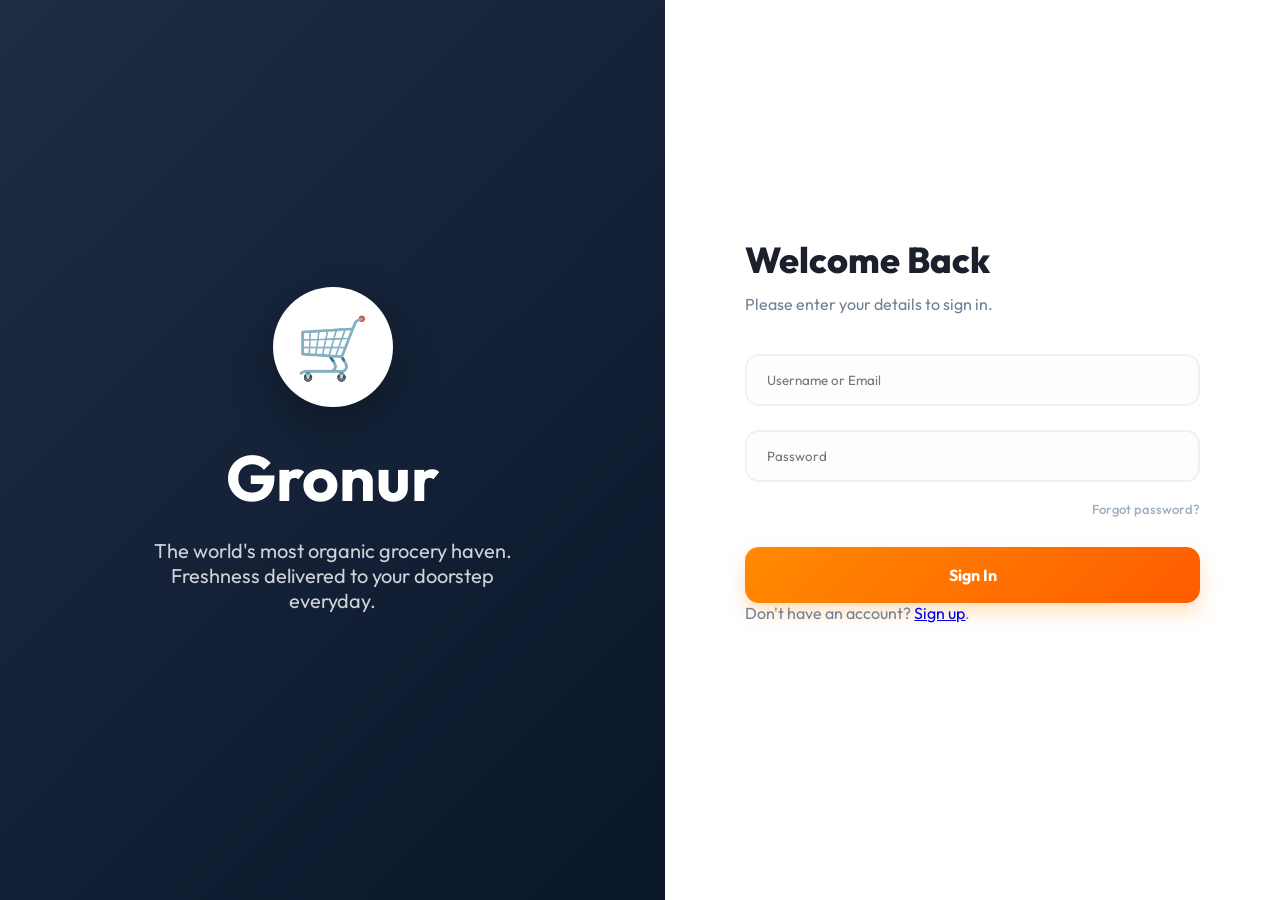
<file: index.html>
<!DOCTYPE html>
<html lang="en">
<head>
  <meta charset="UTF-8">
  <meta name="viewport" content="width=device-width, initial-scale=1.0">
  <title>Gronur Grocery System</title>
  <link rel="stylesheet" href="styles.css">
  <script>
    // Serverless Auth Guard
    if (!localStorage.getItem('currentUser')) {
      window.location.href = 'login.html';
    }
  </script>
</head>

<body>
  <div id="app-container">
    <nav class="navbar">
      <p id="tagname" style="display:flex; align-items:center; gap:10px">🛒 Gronur</p>
      <a href="#" onclick="localStorage.removeItem('currentUser'); window.location.href='login.html'" style="cursor:pointer">Logout</a>
    </nav>

    <div id="main-content">
      <div style="display:flex; justify-content: space-between; align-items: flex-end; margin-bottom: 30px;">
        <div>
          <h1>Daily<br>Grocery Food</h1>
          <p style="font-size: 18px; color: var(--text-muted); margin:0; max-width: 600px; line-height: 1.6;">Bringing the world's freshest organic produce and essentials directly to your kitchen every day.</p>
        </div>
        <button id="addProductBtn" style="background: var(--primary); color: white; border: none; padding: 14px 24px; border-radius: 14px; font-weight: 700; cursor: pointer; display: flex; align-items: center; gap: 8px;">
          <span style="font-size: 20px;">+</span> Add Product
        </button>
      </div>
      
      <div class="search-container">
        <input type="text" id="searchInput" placeholder="Search fresh food...">
        <button id="searchBtn">
          <svg viewBox="0 0 24 24" xmlns="http://www.w3.org/2000/svg">
            <path d="M15.5 14h-.79l-.28-.27A6.471 6.471 0 0 0 16 9.5c0-3.59-2.91-6.5-6.5-6.5S3 5.91 3 9.5s2.91 6.5 6.5 6.5c1.61 0 3.09-.59 4.23-1.57l.27.28v.79l5 4.99L20.49 19l-4.99-5zm-6 0C7.01 14 5 11.99 5 9.5S7.01 5 9.5 5 14 7.01 14 9.5 11.99 14 9.5 14z"/>
          </svg>
        </button>
      </div>

      <div class="sort-container">
        <label for="sort-options">Sort By:</label>
        <select id="sort-options">
          <option value="">Default Order</option>
          <option value="name">Product Name</option>
          <option value="price-asc">Price (Lowest First)</option>
          <option value="price-desc">Price (Highest First)</option>
          <option value="category">Category Type</option>
        </select>
      </div>

      <div id="items-container" class="grocery-items">
        <!-- Rendered by app.js -->
      </div>

      <div id="edit-form-container" class="hidden">
        <div id="editModal">
          <div style="display:flex; justify-content: space-between; align-items: center; margin-bottom: 25px;">
             <h2 id="modalTitle" style="margin:0">Edit Product</h2>
             <span id="closeModalIcon" style="font-size:32px; cursor:pointer; color:var(--text-muted); line-height:1">&times;</span>
          </div>
          <form id="editForm">
            <div class="edit-form-grid">
              <div class="form-group">
                <label>Product Name</label>
                <input type="text" id="editName" placeholder="e.g. Red Apples" required>
              </div>
              <div class="form-group">
                <label>Brand</label>
                <input type="text" id="editBrand" placeholder="Brand Name">
              </div>
              <div class="form-group">
                <label>Price (₱)</label>
                <input type="number" id="editPrice" step="0.01" required>
              </div>
              <div class="form-group">
                <label>Weight / Volume</label>
                <input type="text" id="editWeight" placeholder="e.g. 1kg or 500ml">
              </div>
              <div class="form-group">
                <label>Quantity</label>
                <input type="text" id="editQuantity">
              </div>
              <div class="form-group">
                <label>Store</label>
                <input type="text" id="editStore">
              </div>
              <div class="form-group full-width">
                <label>Category</label>
                <input type="text" id="editCategory">
              </div>
              <div class="form-group full-width">
                <label>Product Image</label>
                <input type="file" id="editImage" accept="image/*">
              </div>
            </div>
            <button class="submitBtn" type="submit">Save Changes</button>
            <button type="button" id="cancelEditBtn" class="cancel-btn">Cancel</button>
          </form>
        </div>
      </div>

      <div id="cart">
        <h3>My Cart</h3>
        <ul id="cart-items"></ul>
        <div style="display:flex; justify-content: space-between; align-items: center; margin-top: 15px;">
          <p style="margin:0; font-size:16px">Total: <span id="cart-total">0.00</span></p>
          <button id="checkoutBtn">
             Checkout
             <svg viewBox="0 0 24 24" xmlns="http://www.w3.org/2000/svg">
               <path d="M16.01 11H4v2h12.01v3L20 12l-3.99-4v3z"/>
             </svg>
          </button>
        </div>
        <div id="checkout-message" class="hidden">
          <p style="text-align:center; color: #4caf50; font-weight:600; margin-top:10px">Purchase completed!</p>
        </div>
      </div>
    </div>
  </div>

  <script src="app.js"></script>
</body>
</html>
</file>
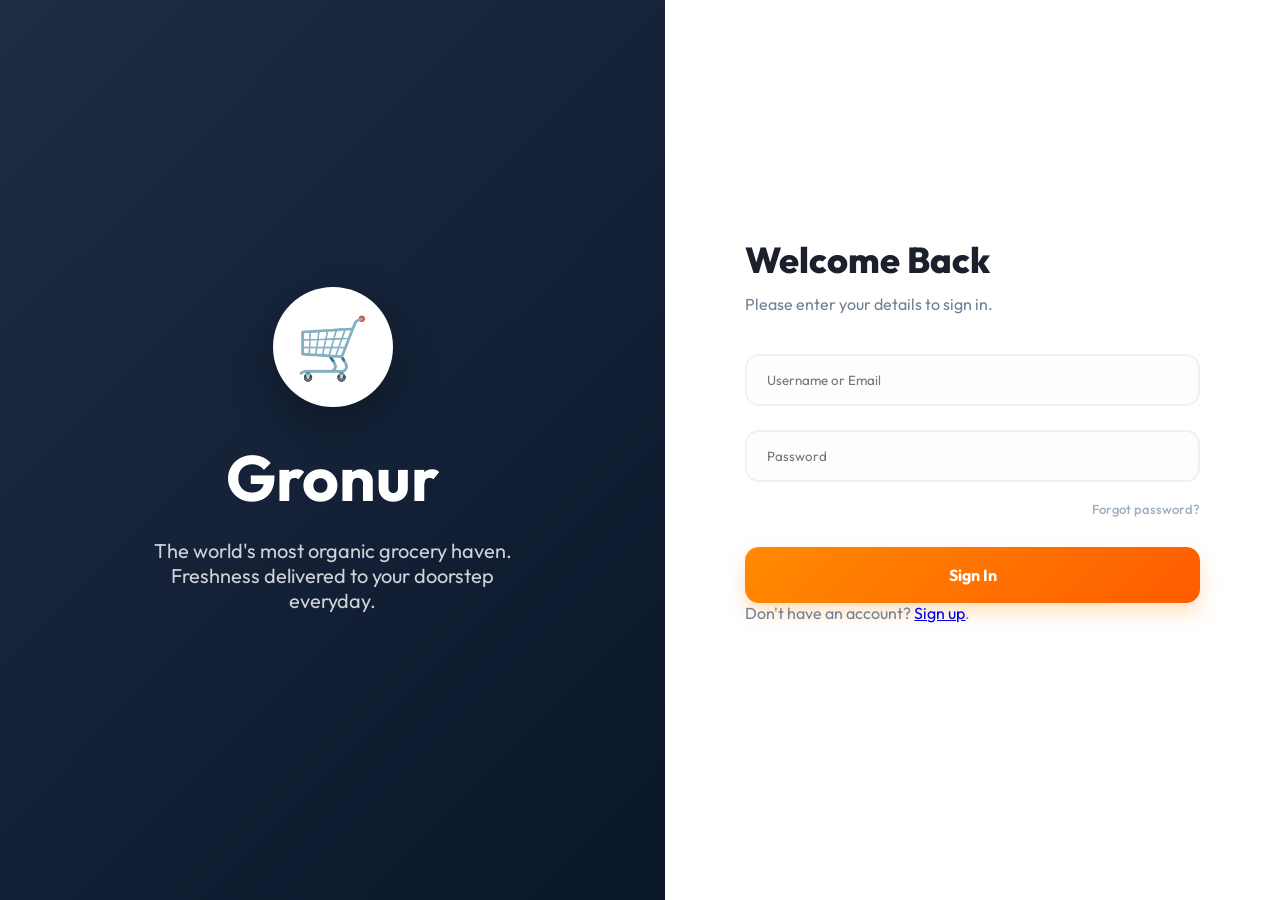
<file: login.html>
<!DOCTYPE html>
<html lang="en">
<head>
  <meta charset="UTF-8">
  <meta name="viewport" content="width=device-width, initial-scale=1.0">
  <title>Gronur Grocery System</title>
  <link rel="stylesheet" href="styles.css">
</head>

<body>
  <div class="split-page">
    <div class="split-left">
      <div class="cart-icon-big">🛒</div>
      <h1 style="font-size: 64px; margin-bottom: 20px;">Gronur</h1>
      <p style="font-size: 20px; max-width: 400px; opacity: 0.8;">The world's most organic grocery haven. Freshness delivered to your doorstep everyday.</p>
    </div>
    
    <div class="split-right">
      <div class="welcome-container">
        <h1>Welcome Back</h1>
        <p>Please enter your details to sign in.</p>
        
        <form id="loginForm">
          <input type="text" placeholder="Username or Email" name="uname" id="uname" required>
          <input type="password" placeholder="Password" name="psw" id="psw" required>
          
          <div style="display:flex; justify-content: flex-end; width:100%; margin-top: -5px">
            <a href="#" style="color: #a0aec0; text-decoration: none; font-size: 13px; font-weight: 500;">Forgot password?</a>
          </div>
          
          <button type="submit" class="Btn">Sign In</button>
          
          <p id="account">Don't have an account? <a href="register.html">Sign up</a>.</p>
        </form>
      </div>
    </div>
  </div>
  <script src="auth.js"></script>
</body>
</html>
</file>
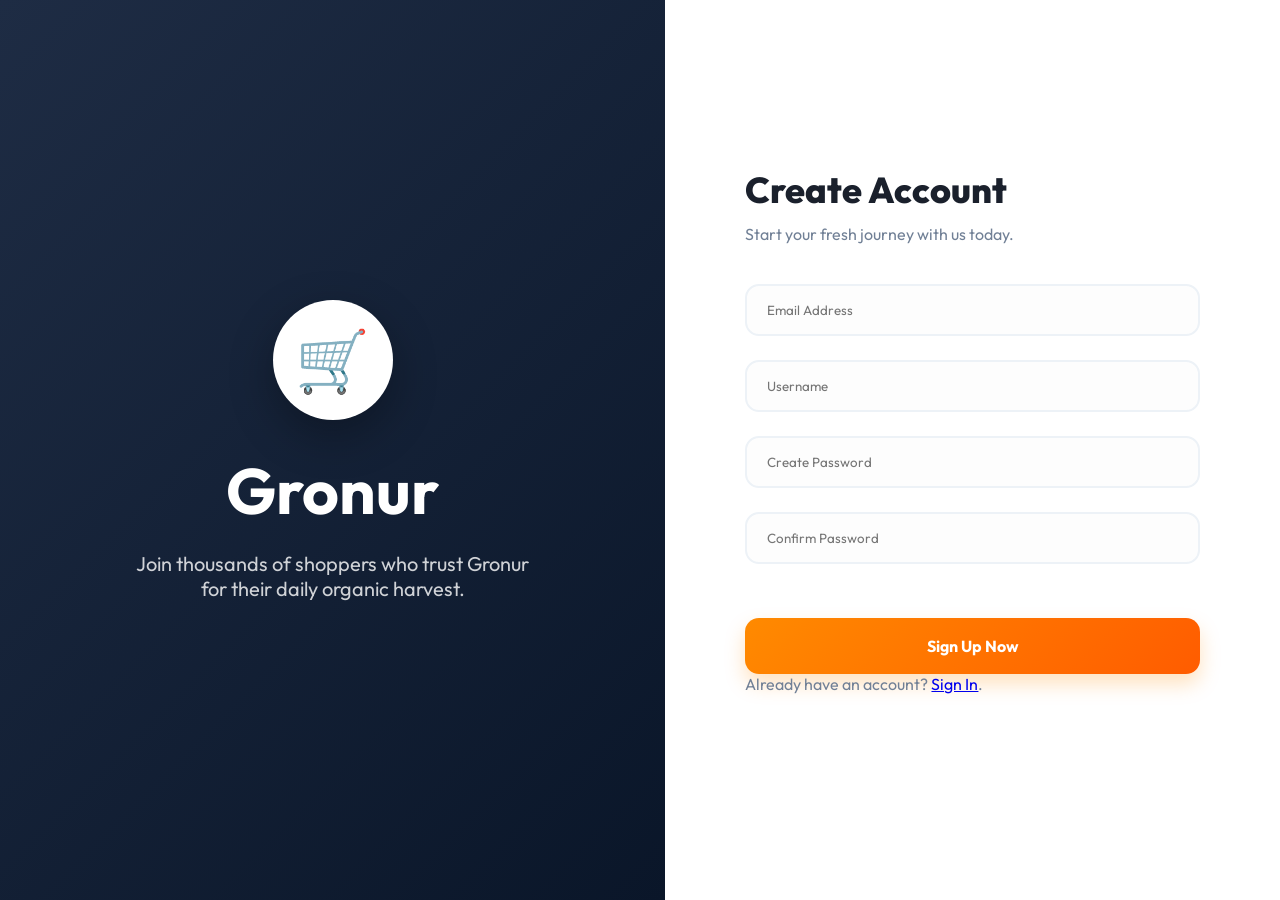
<file: register.html>
<!DOCTYPE html>
<html lang="en">
<head>
  <meta charset="UTF-8">
  <meta name="viewport" content="width=device-width, initial-scale=1.0">
  <title>Gronur Grocery System</title>
  <link rel="stylesheet" href="styles.css">
</head>

<body>
  <div class="split-page">
    <div class="split-left">
      <div class="cart-icon-big">🛒</div>
      <h1 style="font-size: 64px; margin-bottom: 20px;">Gronur</h1>
      <p style="font-size: 20px; max-width: 400px; opacity: 0.8;">Join thousands of shoppers who trust Gronur for their daily organic harvest.</p>
    </div>
    
    <div class="split-right">
      <div class="welcome-container">
        <h1>Create Account</h1>
        <p>Start your fresh journey with us today.</p>
        
        <form id="registerForm">
          <input type="email" placeholder="Email Address" id="email" required>
          <input type="text" placeholder="Username" id="uname" required>
          <input type="password" placeholder="Create Password" id="psw" required>
          <input type="password" placeholder="Confirm Password" id="confirm-psw" required>
          
          <button type="submit" class="Btn">Sign Up Now</button>
          
          <p id="account">Already have an account? <a href="login.html">Sign In</a>.</p>
        </form>
      </div>
    </div>
  </div>
  <script src="auth.js"></script>
</body>
</html>
</file>
<file: styles.css>
@import url('https://fonts.googleapis.com/css2?family=Outfit:wght@300;400;500;600;700;800&display=swap');

:root {
  --primary: #0a1629;
  --secondary: #f7fafc;
  --accent: #ff8a00;
  --text-main: #1a202c;
  --text-muted: #718096;
  --bg-main: #ffffff;
  --radius: 16px;
  --shadow: 0 4px 20px rgba(0, 0, 0, 0.08);
  --dark-gradient: linear-gradient(135deg, #1e2c44 0%, #0a1629 100%);
  --success-gradient: linear-gradient(135deg, #009624 0%, #00e676 100%);
}

.cart-icon-big {
  font-size: 60px;
  margin-bottom: 30px;
  background: white;
  color: var(--primary);
  width: 120px;
  height: 120px;
  display: flex;
  align-items: center;
  justify-content: center;
  border-radius: 50%;
  box-shadow: 0 15px 45px rgba(0, 0, 0, 0.3);
}

@keyframes pulseGlow {
  0% {
    box-shadow: 0 10px 25px rgba(0, 200, 83, 0.3);
  }

  50% {
    box-shadow: 0 15px 35px rgba(0, 200, 83, 0.5);
  }

  100% {
    box-shadow: 0 10px 25px rgba(0, 200, 83, 0.3);
  }
}

* {
  box-sizing: border-box;
  font-family: 'Outfit', sans-serif;
  margin: 0;
  padding: 0;
}

body {
  background: var(--bg-main);
  color: var(--text-main);
  min-height: 100vh;
  display: flex;
  flex-direction: column;
}

#app-container {
  width: 100%;
  min-height: 100vh;
  display: flex;
  flex-direction: column;
}

#main-content {
  flex: 1;
  padding: 40px 10%;
  max-width: 1400px;
  margin: 0 auto;
  width: 100%;
}

/* Split Page Layout (Login/Register) */
.split-page {
  display: flex;
  min-height: 100vh;
  width: 100%;
}

.split-left {
  flex: 1.2;
  background: var(--dark-gradient);
  display: flex;
  flex-direction: column;
  justify-content: center;
  align-items: center;
  padding: 60px;
  text-align: center;
  color: white;
}

.split-right {
  flex: 1;
  background: white;
  display: flex;
  flex-direction: column;
  justify-content: center;
  align-items: center;
  padding: 80px;
}

.split-right h1 {
  color: #1a202c;
  font-size: 36px;
  font-weight: 800;
  margin-bottom: 12px;
}

.split-right p {
  color: #718096;
  font-size: 16px;
  margin-bottom: 40px;
}

.split-right input {
  background: #fdfdfd !important;
  border: 2px solid #edf2f7 !important;
  border-radius: 14px !important;
  padding: 16px 20px !important;
  width: 100%;
  margin-bottom: 24px;
}

.split-right .Btn {
  width: 100%;
  margin-top: 30px;
  padding: 18px;
  border-radius: 14px;
  font-size: 16px;
  font-weight: 700;
  border: none;
  background: linear-gradient(135deg, #ff8a00 0%, #ff5c00 100%);
  color: white;
  cursor: pointer;
  box-shadow: 0 10px 20px rgba(255, 138, 0, 0.25);
}

/* Navbar */
.navbar {
  padding: 15px 10%;
  background: var(--primary);
  display: flex;
  align-items: center;
  justify-content: space-between;
  border-bottom: 2px solid var(--accent);
  position: sticky;
  top: 0;
  z-index: 1000;
}

#tagname {
  color: white;
  font-size: 26px;
  font-weight: 800;
  letter-spacing: -1.5px;
}

.navbar a[href="logout.php"] {
  color: #cbd5e1;
  font-size: 13px;
  font-weight: 600;
  text-decoration: none;
  background: rgba(255, 255, 255, 0.1);
  padding: 8px 18px;
  border-radius: 12px;
}

/* Dashboard Content */
h1 {
  font-size: 48px;
  font-weight: 700;
  color: ar(--primaryv);
  margin-bottom: 5px;
}

.search-container {
  display: flex;
  gap: 15px;
  margin: 30px 0;
  background: #f1f5f9;
  padding: 8px;
  border-radius: 18px;
  max-width: 500px;
  border: 1px solid #e2e8f0;
}

.search-container input {
  flex: 1;
  background: transparent !important;
  border: none !important;
  padding: 0 15px !important;
  color: #1a202c;
  font-size: 16px;
}

#searchBtn {
  background: var(--accent);
  width: 48px;
  height: 48px;
  border-radius: 12px;
  cursor: pointer;
  display: flex;
  align-items: center;
  justify-content: center;
  border: none;
}

#searchBtn svg {
  width: 24px;
  height: 24px;
  fill: white;
}

.sort-container {
  display: flex;
  align-items: center;
  gap: 12px;
  margin: 20px 0 40px;
  padding: 10px 20px;
  background: #f8fafc;
  border-radius: 15px;
  width: fit-content;
  border: 1px solid #e2e8f0;
}

#sort-options {
  background: white;
  border: 1px solid #cbd5e1;
  padding: 6px 12px;
  border-radius: 8px;
  cursor: pointer;
}

/* Grid */
.grocery-items {
  display: grid;
  grid-template-columns: repeat(auto-fill, minmax(320px, 1fr));
  gap: 24px;
}

.item {
  background: white;
  border: 1px solid #edf2f7;
  border-radius: 28px;
  padding: 24px;
  display: flex;
  align-items: center;
  gap: 20px;
  transition: all 0.4s cubic-bezier(0.175, 0.885, 0.32, 1.275);
}

.item:hover {
  transform: translateY(-8px);
  border-color: var(--accent);
  box-shadow: 0 20px 25px -5px rgba(0, 0, 0, 0.1);
}

.product-image {
  width: 100px;
  height: 100px;
  object-fit: cover;
  border-radius: 20px;
  background: #f8fafc;
  padding: 10px;
}

.add-to-cart-btn,
.edit-btn,
.remove-btn {
  padding: 10px 14px;
  font-size: 12px;
  font-weight: 700;
  border-radius: 10px;
  border: none;
  cursor: pointer;
  transition: all 0.2s ease;
  display: flex;
  align-items: center;
  justify-content: center;
}

.add-to-cart-btn {
  background: var(--accent);
  color: white;
}

.edit-btn {
  background: #f1f5f9;
  color: #64748b;
  margin-bottom: 5px;
}

.remove-btn {
  background: #fff5f5;
  color: #f56565;
  margin-bottom: 8px;
  width: 40px;
  height: 40px;
  border-radius: 12px;
}

.remove-btn svg {
  width: 18px;
  height: 18px;
  fill: currentColor;
}

/* Cart */
#cart {
  background: #f8fafc;
  border: 1px solid #e2e8f0;
  border-radius: 30px;
  padding: 40px;
  margin-top: 80px;
}

#cart-items li {
  background: white;
  padding: 20px;
  border-radius: 16px;
  border: 1px solid #edf2f7;
  display: flex;
  justify-content: space-between;
  align-items: center;
  margin-bottom: 10px;
}

.remove-from-cart-btn {
  background: #fff5f5;
  color: #f56565;
  border: 1px solid #fed7d7;
  width: 32px;
  height: 32px;
  border-radius: 10px;
  display: flex;
  align-items: center;
  justify-content: center;
  cursor: pointer;
}

.remove-from-cart-btn svg {
  width: 16px;
  height: 16px;
  fill: currentColor;
  pointer-events: none;
}

#checkoutBtn {
  background: var(--success-gradient);
  color: white;
  border: none;
  font-weight: 800;
  font-size: 16px;
  padding: 18px 36px;
  border-radius: 18px;
  cursor: pointer;
  display: flex;
  align-items: center;
  gap: 12px;
  animation: pulseGlow 3s infinite ease-in-out;
  text-transform: uppercase;
  letter-spacing: 1px;
}

#checkoutBtn svg {
  width: 20px;
  height: 20px;
  fill: white;
  transition: transform 0.3s ease;
}

#checkoutBtn:hover {
  transform: translateY(-5px) scale(1.02);
  box-shadow: 0 20px 45px rgba(0, 200, 83, 0.6);
}

#checkoutBtn:hover svg {
  transform: translateX(5px);
}

/* Modals */
#edit-form-container {
  position: fixed;
  top: 0;
  left: 0;
  right: 0;
  bottom: 0;
  background: rgba(10, 22, 41, 0.4);
  backdrop-filter: blur(12px);
  z-index: 2000;
  display: flex;
  align-items: center;
  justify-content: center;
  padding: 20px;
}

#editModal {
  background: white;
  padding: 40px;
  border-radius: 30px;
  width: 100%;
  max-width: 650px;
  box-shadow: 0 25px 60px -15px rgba(0, 0, 0, 0.15);
}

.edit-form-grid {
  display: grid;
  grid-template-columns: 1fr 1fr;
  gap: 20px;
}

.form-group {
  display: flex;
  flex-direction: column;
  gap: 8px;
}

.form-group label {
  font-size: 13px;
  font-weight: 700;
  color: #64748b;
}

.full-width {
  grid-column: span 2;
}

#editForm input {
  background: #f8fafc !important;
  border: 1px solid #e2e8f0 !important;
  border-radius: 12px !important;
  padding: 14px 16px !important;
}

.submitBtn {
  background: var(--dark-gradient);
  color: white;
  border: none;
  border-radius: 14px;
  width: 100%;
  padding: 18px;
  font-weight: 700;
  margin-top: 30px;
  cursor: pointer;
}

.cancel-btn {
  background: none;
  border: 1px solid #e2e8f0;
  color: #64748b;
  width: 100%;
  padding: 14px;
  border-radius: 12px;
  margin-top: 15px;
  cursor: pointer;
}

.hidden {
  display: none !important;
}

/* Responsive Design System */
@media (max-width: 1200px) {

  #main-content,
  .navbar {
    padding-left: 5%;
    padding-right: 5%;
  }

  .grocery-items {
    grid-template-columns: repeat(auto-fill, minmax(280px, 1fr));
  }
}

@media (max-width: 992px) {
  .split-page {
    flex-direction: column;
  }

  .split-left {
    padding: 40px;
    min-height: fit-content;
    flex: none;
  }

  .split-right {
    padding: 60px 40px;
    flex: none;
  }

  .cart-icon-big {
    width: 100px;
    height: 100px;
    font-size: 50px;
  }

  .split-left h1 {
    font-size: 40px !important;
  }
}

@media (max-width: 768px) {
  h1 {
    font-size: 32px;
  }

  .search-container {
    max-width: 100%;
  }

  .grocery-items {
    grid-template-columns: 1fr;
  }

  .item {
    flex-direction: column;
    text-align: center;
    padding: 30px;
    gap: 15px;
  }

  .product-image {
    width: 120px;
    height: 120px;
  }

  .item div[style*="flex-direction:column"] {
    align-items: center !important;
  }

  #cart {
    padding: 25px;
    margin-top: 40px;
  }

  .navbar {
    padding: 15px 5%;
  }
}

@media (max-width: 480px) {
  #main-content {
    padding: 20px 20px;
  }

  #tagname {
    font-size: 20px;
  }

  .sort-container {
    flex-direction: column;
    align-items: flex-start;
    width: 100%;
  }

  #sort-options {
    width: 100%;
  }

  .edit-form-grid {
    grid-template-columns: 1fr;
  }

  .full-width {
    grid-column: span 1;
  }

  #editModal {
    padding: 25px;
  }
}
</file>
